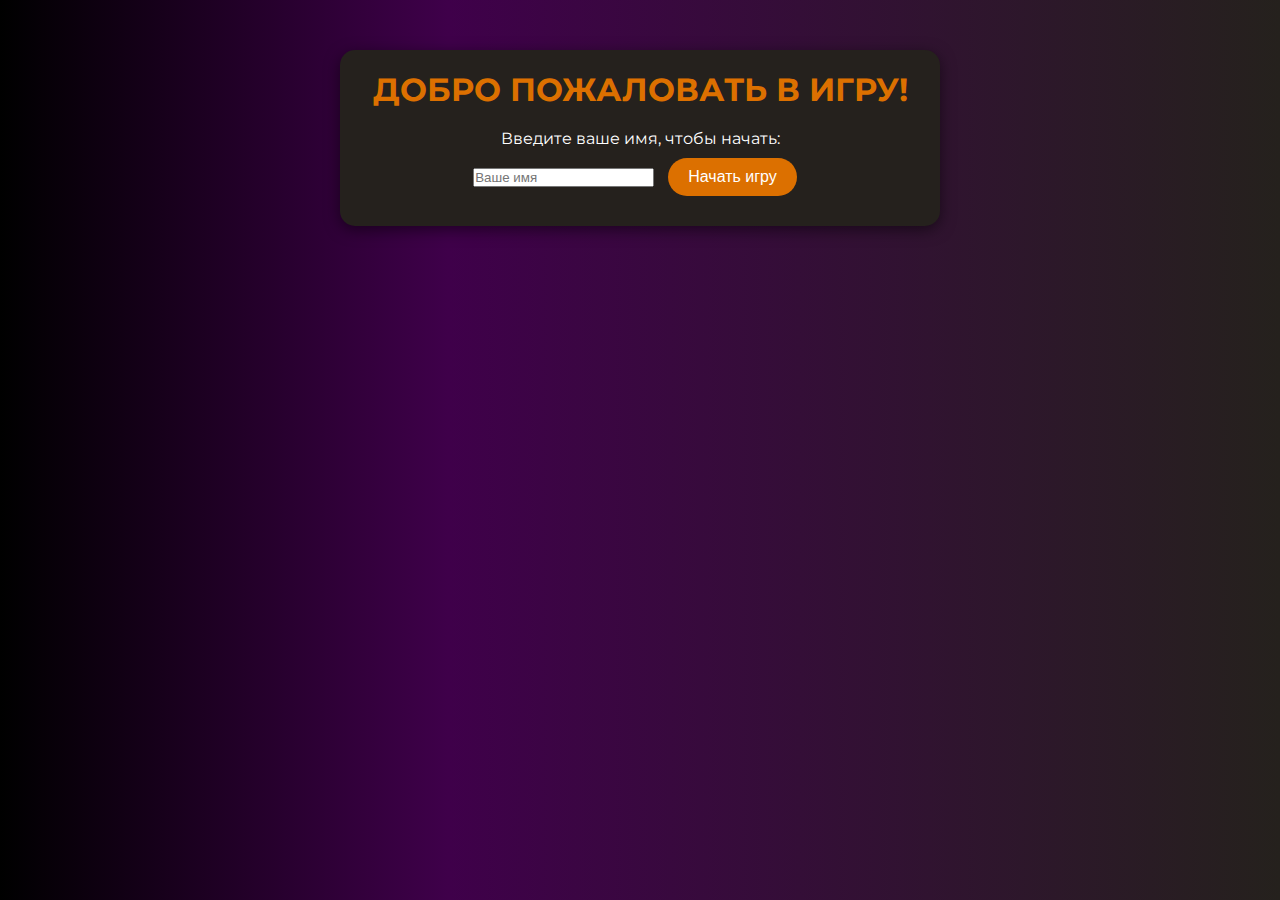
<file: Code/Game_Zelenskaya_Word/index.html>
<!DOCTYPE html>
<html lang="ru">
<head>
    <meta charset="UTF-8">
    <meta name="viewport" content="width=device-width, initial-scale=1.0">
    <title>Game Start</title>
    <link rel="stylesheet" href="css/style.css">
</head>
<body>
    <div class="container">
        <h1>Добро пожаловать в игру!</h1>
        <p>Введите ваше имя, чтобы начать:</p>
        <input type="text" id="player-name" placeholder="Ваше имя">
        <button id="start-btn">Начать игру</button>
    </div>
    <script src="js/main.js" type="module"></script>
</body>
</html>
</file>
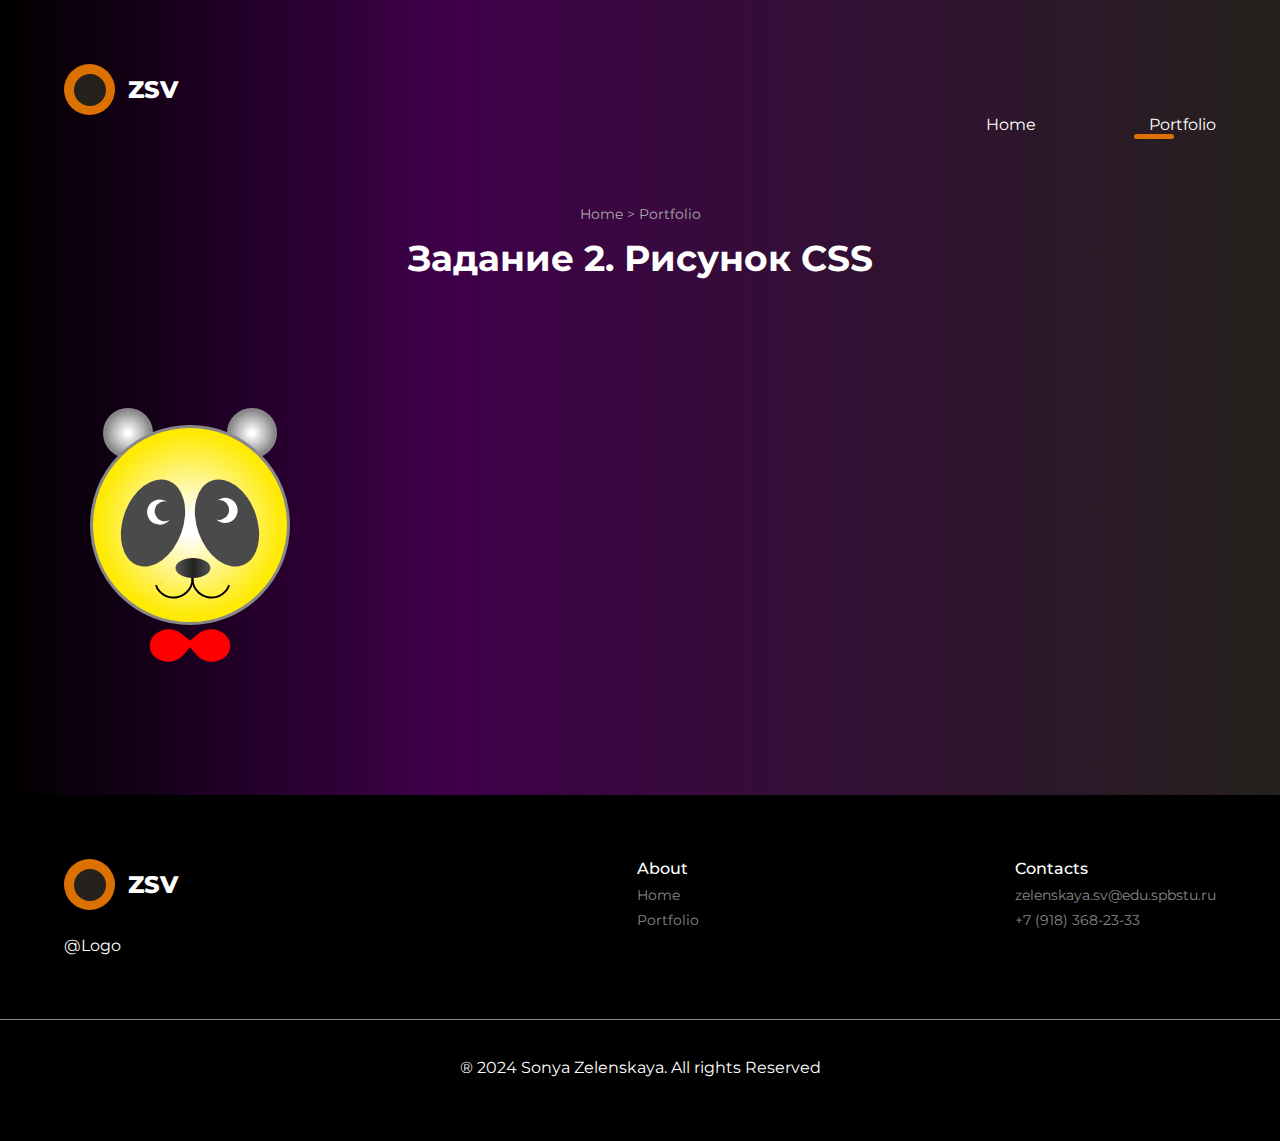
<file: Code/task2.html>
<!DOCTYPE html>
<html lang="ru">
<head>
    <meta charset="UTF-8">
    <meta name="viewport" content="width=device-width, initial-scale=1.0">
    <title>My site</title>
    <link rel="stylesheet" href="css/main.css">
    <script src="js/script.js" defer></script>
    <link rel="stylesheet" href="css/pic.css">
</head>

<body>
    <div class="wrapper">
        <header class="container">
            <div class="logo"> 
                <div class="logo-circle"></div>
                <div class="logo-text">ZSV</div>
            </div>
            <nav>
                <ul>
                    <li><a href="index.html">Home</a></li>
                    <li class="active"><a href="portfolio.html">Portfolio</a></li>           
                </ul>
            </nav>
        </header> 

        <section class="hero-portfolio container">
            <div class="breadcrumb">
                <p><a href="index.html">Home</a> > <a href="portfolio.html">Portfolio</a></p>
            </div>
            <h1>Задание 2. Рисунок CSS</h1>            
            <div class="panda-container">
                <div class="panda left-panda">
                    <div class="ears">
                        <div class="ear left"></div>
                        <div class="ear right"></div>
                    </div>
                    <div class="face">
                        <div class="eye left"></div>
                        <div class="eye right"></div>
                        <div class="nose"></div>
                        <div class="mouth left"></div>
                        <div class="mouth right"></div>
                    </div>
                    <div class="bow left"></div>
                    <div class="bow right"></div>
                </div>
            </div>                     
        </section>            
    </div>

    <footer>
        <div class="blocks container">
            <div>
                <div class="logo"> 
                    <div class="logo-circle"></div>
                    <div class="logo-text">ZSV</div>
                </div>
                <p>@Logo</p>
            </div>
            <div>
                <h4>About</h4>
                <ul>
                    <li><a href="index.html">Home</a></li>
                    <li><a href="portfolio.html">Portfolio</a></li>
                </ul>
            </div>
            <div>
                <h4>Contacts</h4>
                <ul>
                    <li><a href="mailto:zelenskaya.sv@edu.spbstu.ru">zelenskaya.sv@edu.spbstu.ru</a></li>
                    <li><a href="tel:+79183682333">+7 (918) 368-23-33</a></li>
                </ul>
            </div>
        </div>
        <hr>
        <p> ® 2024 Sonya Zelenskaya. All rights Reserved</p>
    </footer>
</body>

</html>
</file>
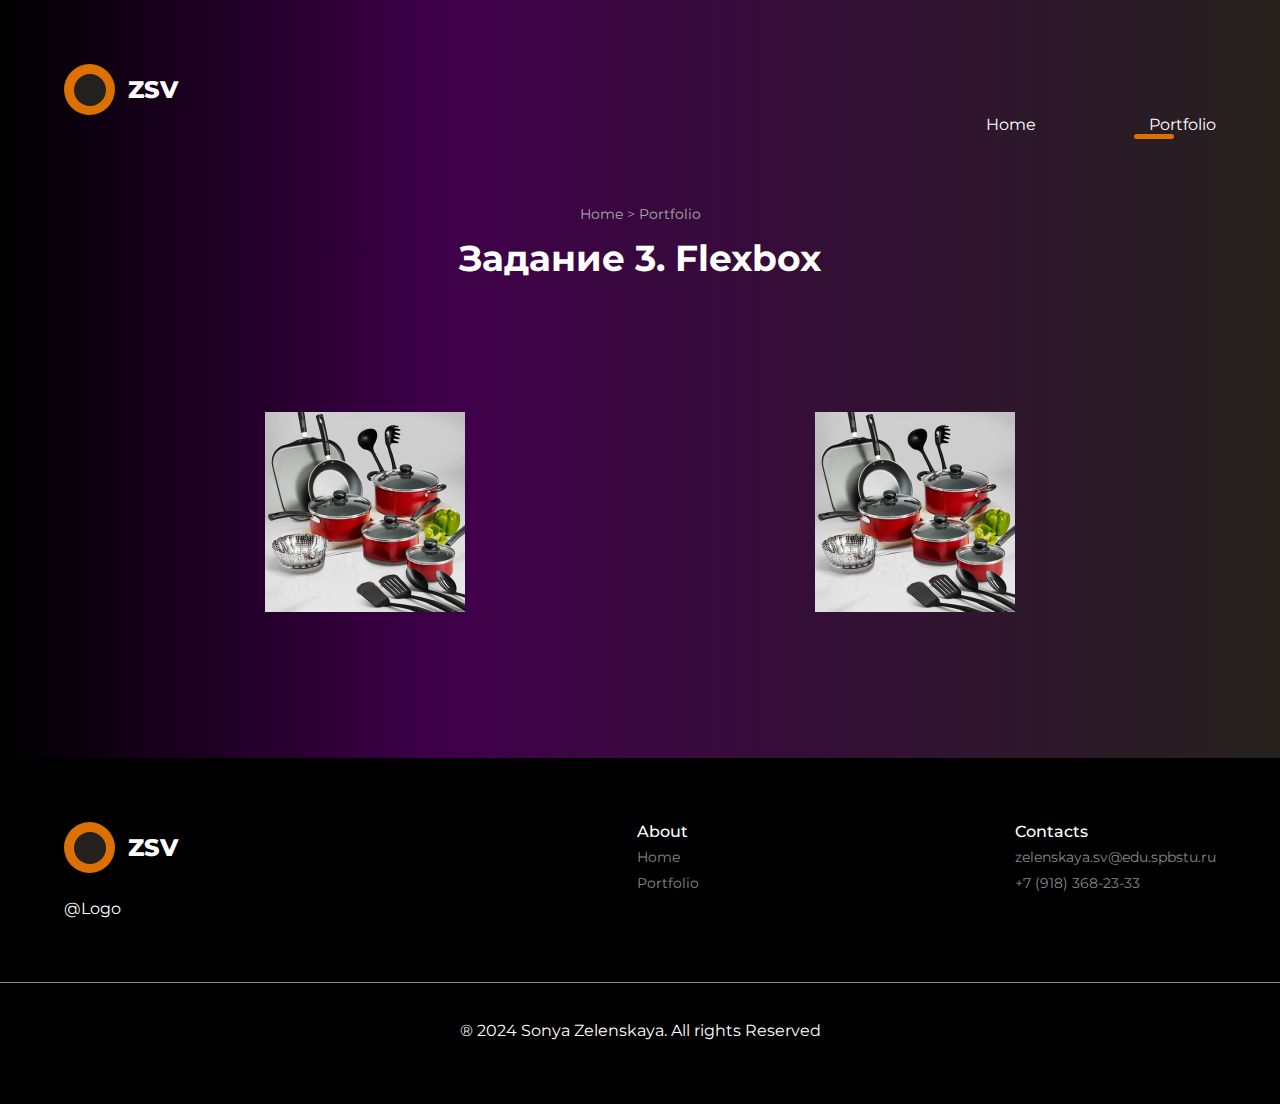
<file: Code/task3.html>
<!DOCTYPE html>
<html lang="ru">
<head>
    <meta charset="UTF-8">
    <meta name="viewport" content="width=device-width, initial-scale=1.0">
    <title>My site</title>
    <link rel="stylesheet" href="css/main.css">
    <script src="js/script.js" defer></script>
    <link rel="stylesheet" href="css/flex.css">
</head>

<body>
    <div class="wrapper">
        <header class="container">
            <div class="logo"> 
                <div class="logo-circle"></div>
                <div class="logo-text">ZSV</div>
            </div>
            <nav>
                <ul>
                    <li><a href="index.html">Home</a></li>
                    <li class="active"><a href="portfolio.html">Portfolio</a></li>           
                </ul>
            </nav>
        </header> 

        <section class="hero-portfolio container">
            <div class="breadcrumb">
                <p><a href="index.html">Home</a> > <a href="portfolio.html">Portfolio</a></p>
            </div>
            <h1>Задание 3. Flexbox</h1>          
            <section class="task-implementation">
                <div class="flexbox-container">
                    <div class="flexbox-item" id="all-states">
                        <img src="img/ware2.jpg" alt="Фоновое изображение" id="defaultImage">
                        <img src="img/ware3.png" alt="Кастрюля" class="hover-effect" id="hoverImage">
                        <img src="img/ware4.png" alt="Крышка" class="lid" id="clickLid">
                        <div class="label">Магазин "Поваренок"</div>
                        <div class="label-2">Жаропрочная посуда</div>
                        <div class="label-3">Эффект тряски</div>
                    </div>
                </div>
                <div class="flexbox-container">
                    <div class="flexbox-item" id="all-states">
                        <img src="img/ware2.jpg" alt="Фоновое изображение" id="defaultImage">
                        <img src="img/ware3.png" alt="Кастрюля" class="hover-effect" id="hoverImage">
                        <img src="img/ware4.png" alt="Крышка" class="lid" id="clickLid">
                        <div class="label">Магазин "Поваренок"</div>
                        <div class="label-2">Жаропрочная посуда</div>
                        <div class="label-3">Эффект тряски</div>
                    </div>
                </div>
            </section>  
                    
        </section>            
    </div>          

    <footer>
        <div class="blocks container">
            <div>
                <div class="logo"> 
                    <div class="logo-circle"></div>
                    <div class="logo-text">ZSV</div>
                </div>
                <p>@Logo</p>
            </div>
            <div>
                <h4>About</h4>
                <ul>
                    <li><a href="index.html">Home</a></li>
                    <li><a href="portfolio.html">Portfolio</a></li>
                </ul>
            </div>
            <div>
                <h4>Contacts</h4>
                <ul>
                    <li><a href="mailto:zelenskaya.sv@edu.spbstu.ru">zelenskaya.sv@edu.spbstu.ru</a></li>
                    <li><a href="tel:+79183682333">+7 (918) 368-23-33</a></li>
                </ul>
            </div>
        </div>
        <hr>
        <p> ® 2024 Sonya Zelenskaya. All rights Reserved</p>
    </footer>
</body>

</html>
</file>
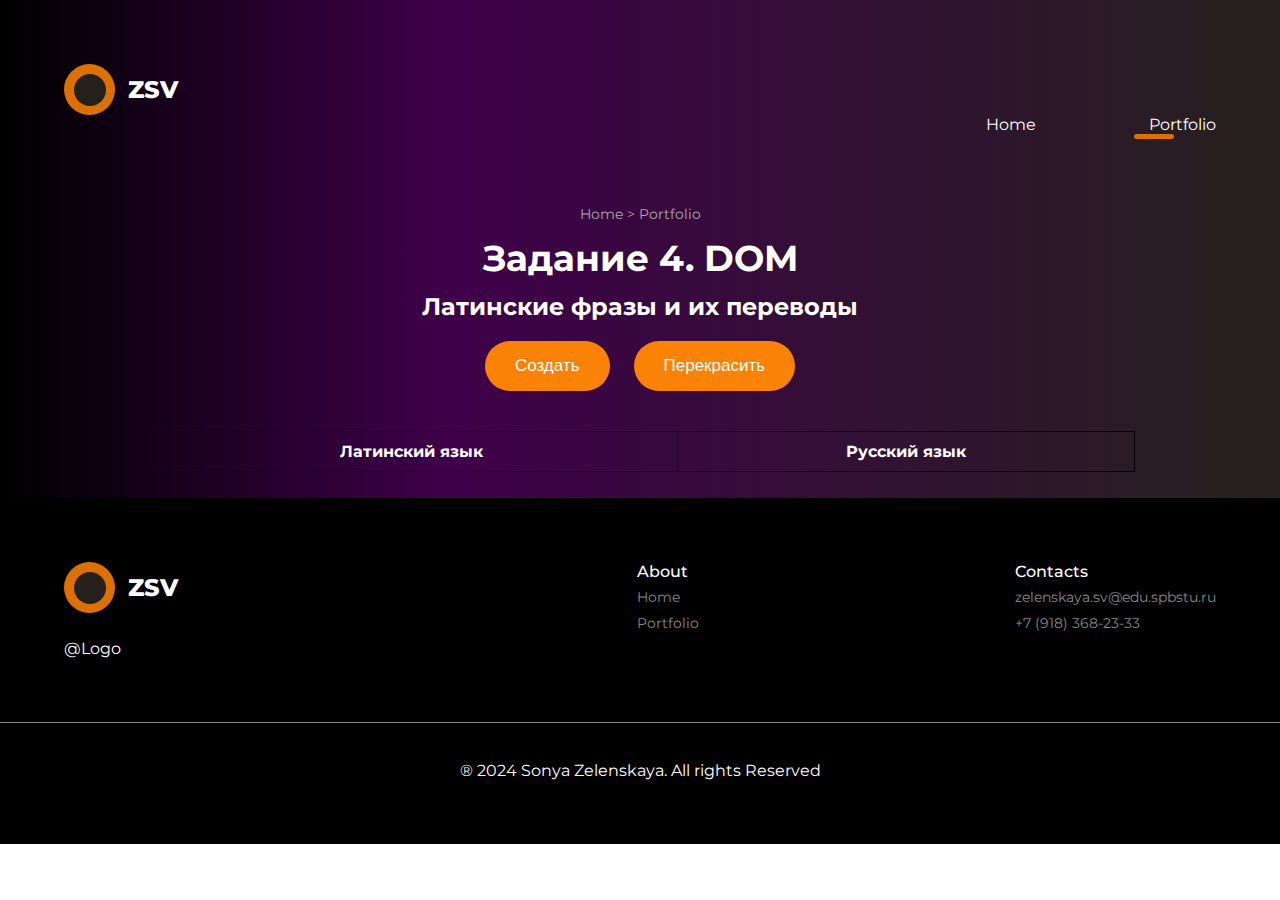
<file: Code/task4.html>
<!DOCTYPE html>
<html lang="ru">
<head>
    <meta charset="UTF-8">
    <meta name="viewport" content="width=device-width, initial-scale=1.0">
    <title>My site</title>
    <link rel="stylesheet" href="css/main.css">
    <script src="js/script.js" defer></script>
    <link rel="stylesheet" href="css/dom.css">
</head>

<body>
    <div class="wrapper">
        <header class="container">
            <div class="logo"> 
                <div class="logo-circle"></div>
                <div class="logo-text">ZSV</div>
            </div>
            <nav>
                <ul>
                    <li><a href="index.html">Home</a></li>
                    <li class="active"><a href="/portfolio.html">Portfolio</a></li>           
                </ul>
            </nav>
        </header> 

        <section class="hero-portfolio container">
            <div class="breadcrumb">
                <p><a href="index.html">Home</a> > <a href="portfolio.html">Portfolio</a></p>
            </div>
            <h1>Задание 4. DOM</h1>            
            <section id="content" class="dom container">
                <h2>Латинские фразы и их переводы</h2>
                <button id="addRowBtn">Создать</button>
                <button id="repaintBtn">Перекрасить</button>
                <table id="phraseTable">
                  <thead>
                    <tr>
                      <th>Латинский язык</th>
                      <th>Русский язык</th>
                    </tr>
                  </thead>
                  <tbody></tbody>
                </table>
              </section>                
        </section>            
    </div>          

    <footer>
        <div class="blocks container">
            <div>
                <div class="logo"> 
                    <div class="logo-circle"></div>
                    <div class="logo-text">ZSV</div>
                </div>
                <p>@Logo</p>
            </div>
            <div>
                <h4>About</h4>
                <ul>
                    <li><a href="index.html">Home</a></li>
                    <li><a href="portfolio.html">Portfolio</a></li>
                </ul>
            </div>
            <div>
                <h4>Contacts</h4>
                <ul>
                    <li><a href="mailto:zelenskaya.sv@edu.spbstu.ru">zelenskaya.sv@edu.spbstu.ru</a></li>
                    <li><a href="tel:+79183682333">+7 (918) 368-23-33</a></li>
                </ul>
            </div>
        </div>
        <hr>
        <p> ® 2024 Sonya Zelenskaya. All rights Reserved</p>
    </footer>
</body>
</html>
</file>
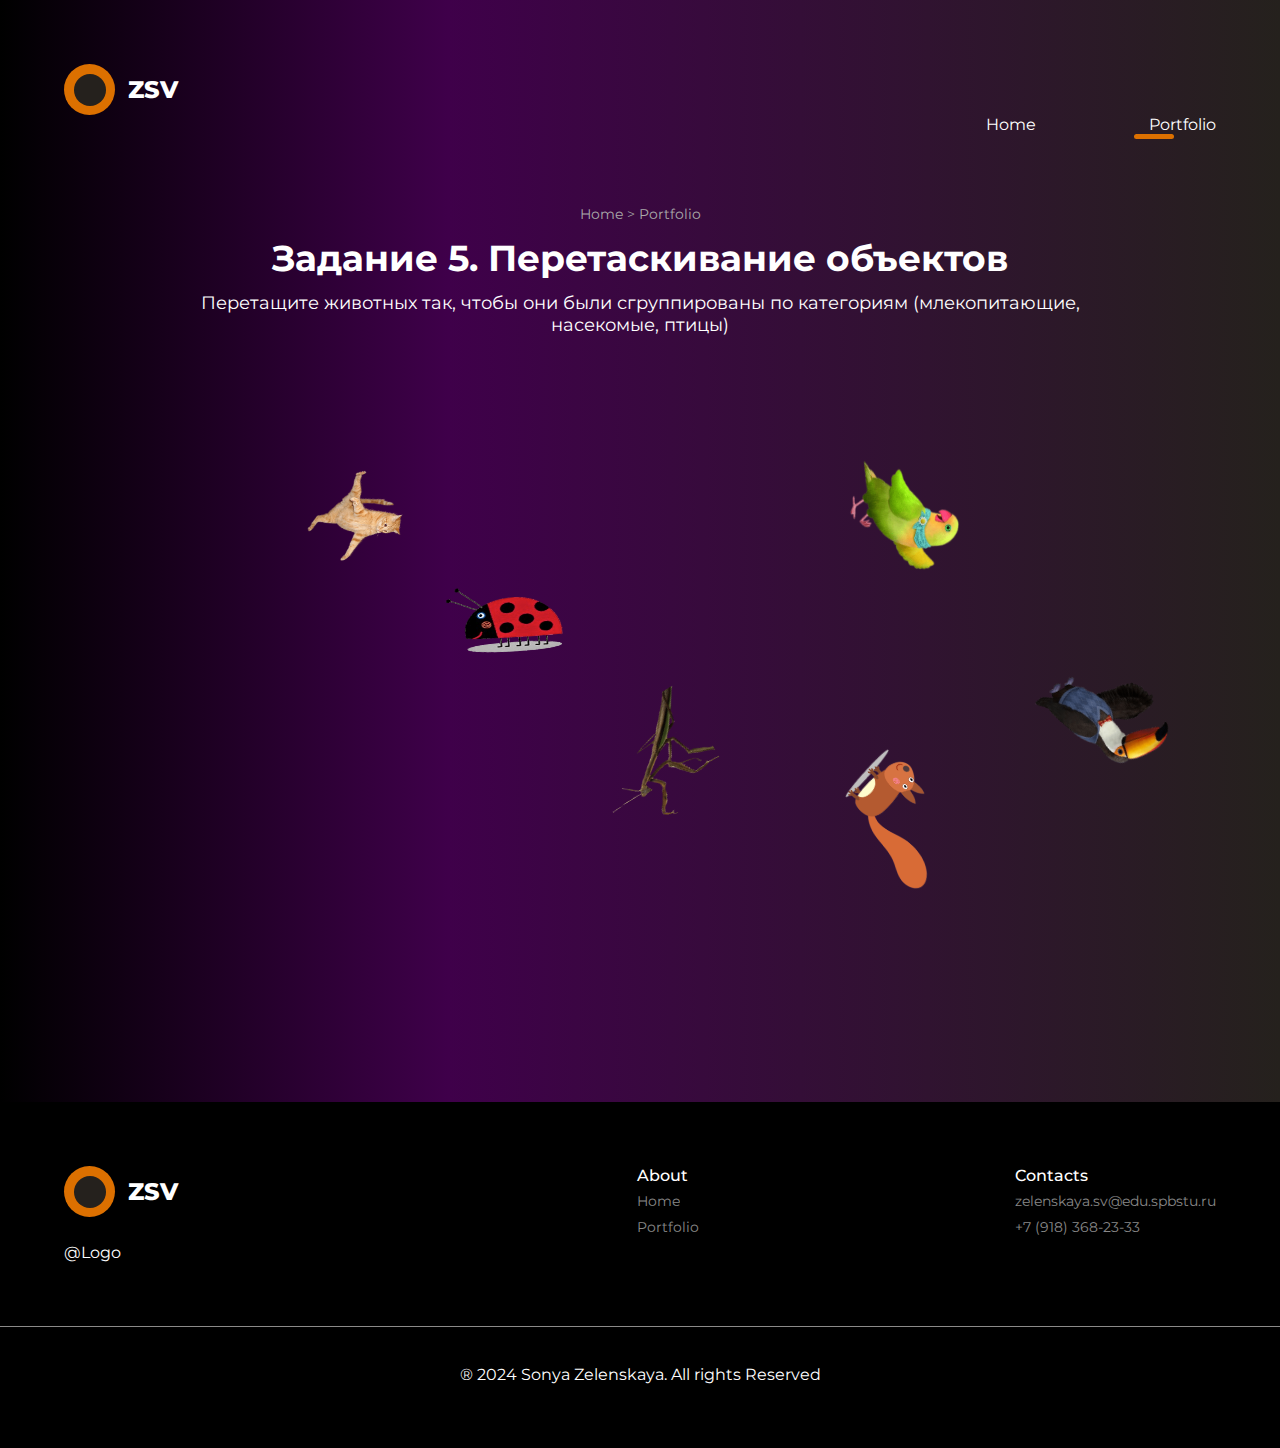
<file: Code/task5.html>
<!DOCTYPE html>
<html lang="ru">
<head>
    <meta charset="UTF-8">
    <meta name="viewport" content="width=device-width, initial-scale=1.0">
    <title>My site</title>
    <link rel="stylesheet" href="css/main.css">
    <script src="js/script.js" defer></script>
    <link rel="stylesheet" href="css/object.css">
</head>

<body>
    <div class="wrapper">
        <header class="container">
            <div class="logo"> 
                <div class="logo-circle"></div>
                <div class="logo-text">ZSV</div>
            </div>
            <nav>
                <ul>
                    <li><a href="index.html">Home</a></li>
                    <li class="active"><a href="portfolio.html">Portfolio</a></li>           
                </ul>
            </nav>
        </header> 
        
        <section class="hero-portfolio container">
            <div class="breadcrumb">
                <p><a href="index.html">Home</a> > <a href="portfolio.html">Portfolio</a></p>
            </div>
            <h1>Задание 5. Перетаскивание объектов</h1>            
            <section class="drag-container container">
                <div class="instructions">
                    <p>Перетащите животных так, чтобы они были сгруппированы по категориям (млекопитающие, насекомые, птицы)</p>
                </div>
                <div class="animals">
                    <img src="img/animal/cat.png" alt="Cat" class="draggable animal" data-category="mammal" style="top: 100px; left: 150px;">
                    <img src="img/animal/ladybug.png" alt="Ladybug" class="draggable animal" data-category="insect" style="top: 200px; left: 300px;">
                    <img src="img/animal/mantis.png" alt="Mantis" class="draggable animal" data-category="insect" style="top: 350px; left: 450px;">
                    <img src="img/animal/squirrel.png" alt="Squirrel" class="draggable animal" data-category="mammal" style="top: 400px; left: 700px;">
                    <img src="img/animal/parrot.png" alt="Parrot" class="draggable animal" data-category="bird" style="top: 100px; left: 700px;">
                    <img src="img/animal/toucan.png" alt="Toucan" class="draggable animal" data-category="bird" style="top: 300px; left: 900px;">
                </div>
            </section>           
        </section>             
    </div>          

    <footer>
        <div class="blocks container">
            <div>
                <div class="logo"> 
                    <div class="logo-circle"></div>
                    <div class="logo-text">ZSV</div>
                </div>
                <p>@Logo</p>
            </div>
            <div>
                <h4>About</h4>
                <ul>
                    <li><a href="index.html">Home</a></li>
                    <li><a href="portfolio.html">Portfolio</a></li>
                </ul>
            </div>
            <div>
                <h4>Contacts</h4>
                <ul>
                    <li><a href="mailto:zelenskaya.sv@edu.spbstu.ru">zelenskaya.sv@edu.spbstu.ru</a></li>
                    <li><a href="tel:+79183682333">+7 (918) 368-23-33</a></li>
                </ul>
            </div>
        </div>
        <hr>
        <p> ® 2024 Sonya Zelenskaya. All rights Reserved</p>
    </footer>
</body>
</html>
</file>
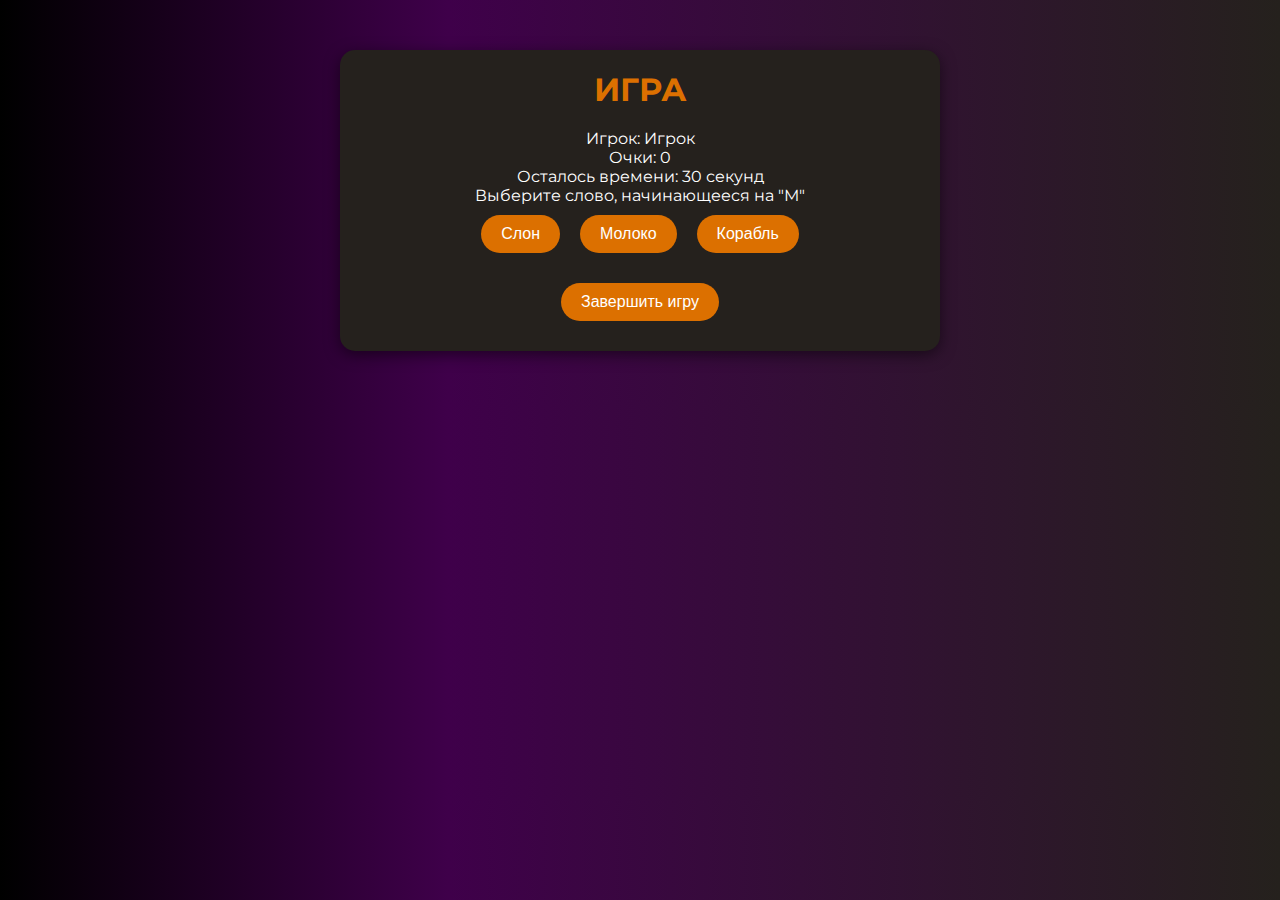
<file: Code/Game_Zelenskaya_Word/game.html>
<!DOCTYPE html>
<html lang="ru">
<head>
    <meta charset="UTF-8">
    <meta name="viewport" content="width=device-width, initial-scale=1.0">
    <title>Game</title>
    <link rel="stylesheet" href="css/style.css">
</head>
<body>
    <div class="container">
        <h1>Игра</h1>
        <div id="game-info">
            <p>Игрок: <span id="player-name"></span></p>
            <p>Очки: <span id="player-score">0</span></p>
            <p id="timer">Осталось времени: 30 секунд</p> 
        </div>
               
        <div id="question-container">
            <p id="question">Загрузка вопроса...</p>
            <div id="answers"></div>
        </div>
        <button id="end-game-btn">Завершить игру</button>
    </div>
    <script src="js/main.js" type="module"></script>
</body>
</html>
</file>
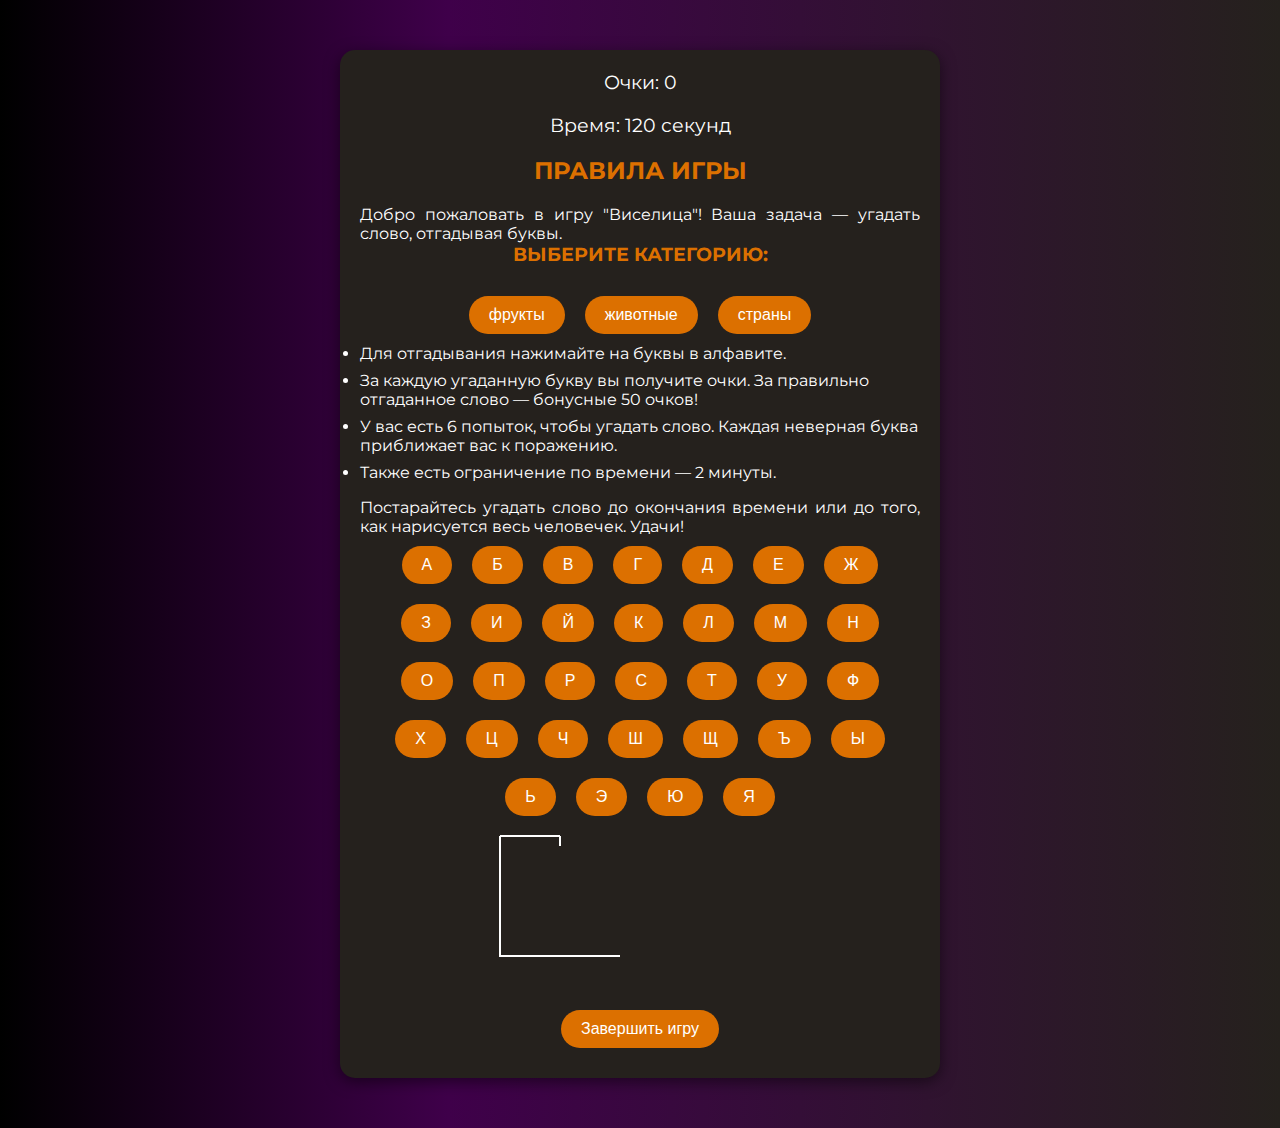
<file: Code/Game_Zelenskaya_Word/hungman.html>
<!DOCTYPE html>
<html lang="ru">
  <head>
    <meta name="viewport" content="width=device-width, initial-scale=1.0" />
    <title>Hangman</title>
    <link rel="stylesheet" href="css/style.css" />
    <link rel="stylesheet" href="css/hungman.css">
  </head>
  <body>
    <div class="container">
      <div id="rules" class="rules">
        <h2>Правила игры</h2>
        <p>
          Добро пожаловать в игру "Виселица"! Ваша задача — угадать слово, отгадывая буквы.
        </p>
        <ul>
          <div id="options-container"></div>
          <li>Для отгадывания нажимайте на буквы в алфавите.</li>
          <li>За каждую угаданную букву вы получите очки. За правильно отгаданное слово — бонусные 50 очков!</li>
          <li>У вас есть 6 попыток, чтобы угадать слово. Каждая неверная буква приближает вас к поражению.</li>
          <li>Также есть ограничение по времени — 2 минуты.</li>
        </ul>
        <p>
          Постарайтесь угадать слово до окончания времени или до того, как нарисуется весь человечек. Удачи!
        </p>
      </div>
      
      <div id="letter-container" class="letter-container hide"></div>
      <div id="user-input-section"></div>
      <canvas id="canvas"></canvas>
      <div id="timer"></div>
      <div id="score"></div>
      <div id="result-text"></div>
      <button id="end-game-btn">Завершить игру</button>
    </div>
    <script src="js/hungman.js"></script>
  </body>
</html>
</file>
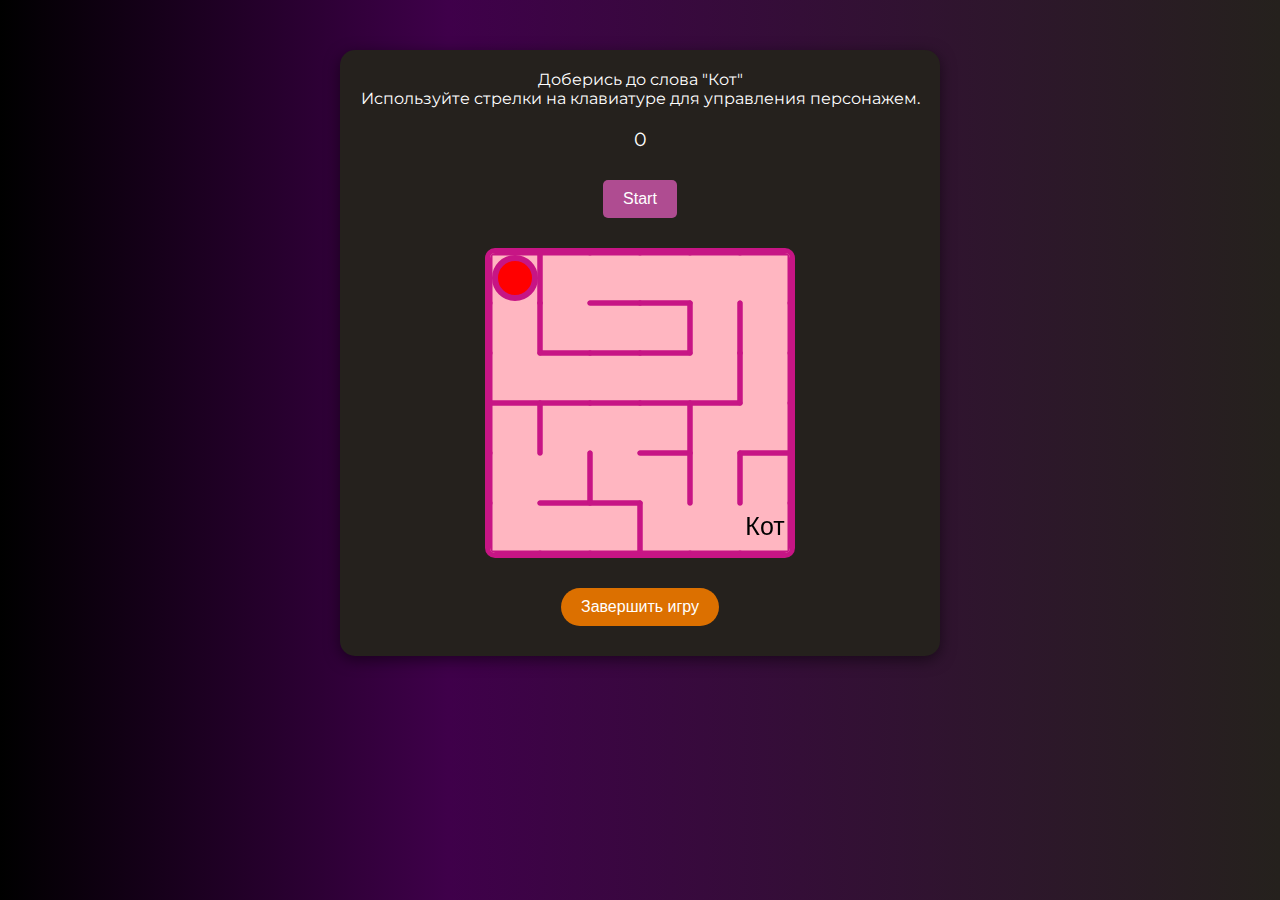
<file: Code/Game_Zelenskaya_Word/maze.html>
<!DOCTYPE html>
<html lang="en">

<head>
    <meta charset="UTF-8">
    <link rel="stylesheet" href="css/maze.css">
    <link rel="stylesheet" href="css/style.css">
    <title>Maze Game</title>
</head>
<body>
    <div class="container">
        <div id="description">Доберись до слова "Кот"</div>
        <div id="description">Используйте стрелки на клавиатуре для управления персонажем.</div>
        <div id="timer"></div>
        <div id="score"></div>
        <button class="startbtn">Start</button>
        <div class="msgbox"></div>
        <div id="timer"></div>
        <div id="score"></div>
        <canvas id="mazeCanvas"  height="300px" width="300px"> </canvas>
        <button id="end-game-btn">Завершить игру</button>
    </div> 
    <script src="js/maze.js"></script>
</body>

</html>
</file>
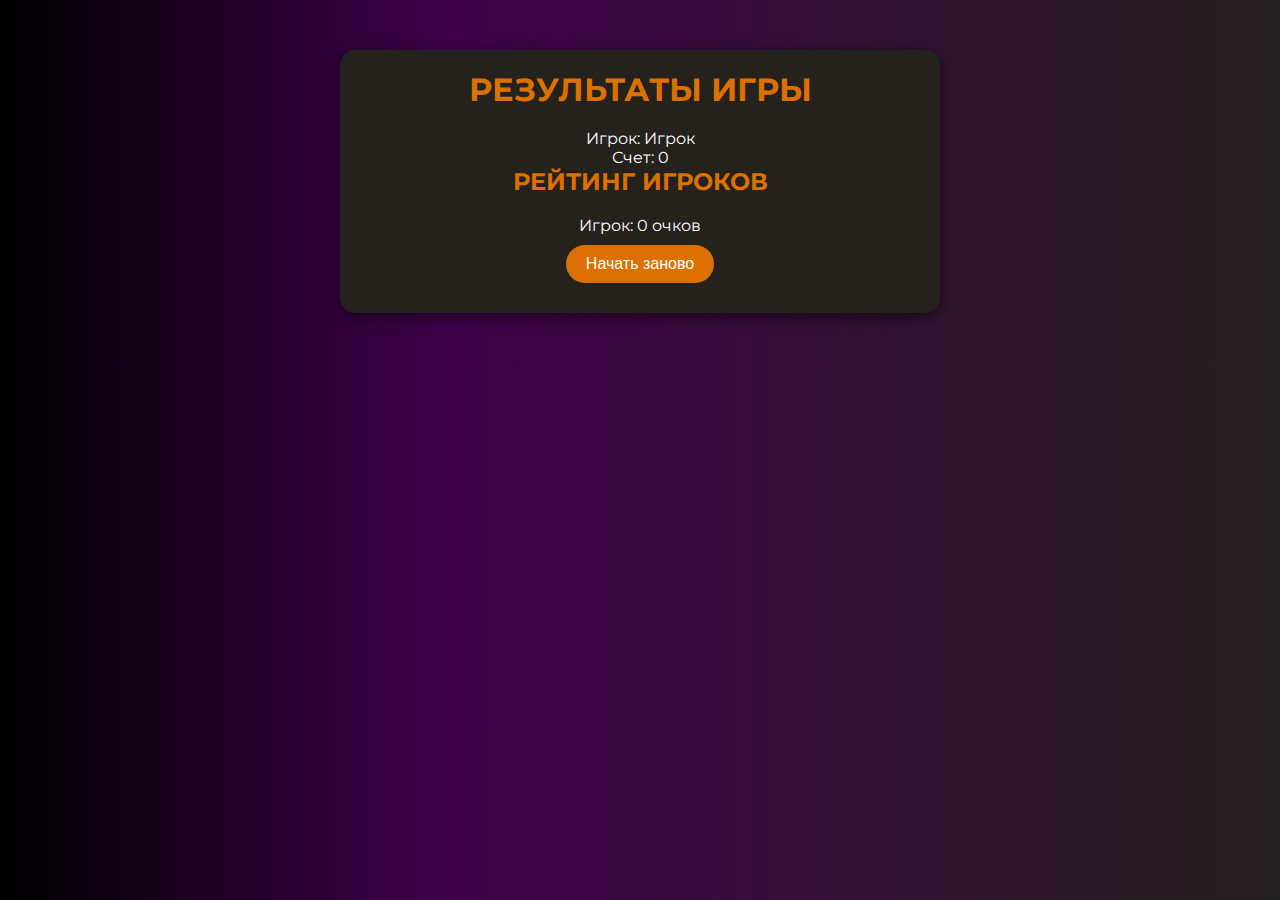
<file: Code/Game_Zelenskaya_Word/score.html>
<!DOCTYPE html>
<html lang="ru">
<head>
    <meta charset="UTF-8">
    <meta name="viewport" content="width=device-width, initial-scale=1.0">
    <title>Score</title>
    <link rel="stylesheet" href="css/style.css">
</head>
<body>
    <div class="container">
        <h1>Результаты игры</h1>
        <div id="current-result">
            <p>Игрок: <span id="current-player-name"></span></p>
            <p>Счет: <span id="current-player-score"></span></p>
        </div>
        <h2>Рейтинг игроков</h2>
        <div id="score-board">
            <ul id="players-list"></ul>
        </div>
        <button id="restart-btn">Начать заново</button>
    </div>
    <script src="js/main.js" type="module"></script>
</body>
</html>
</file>
<file: Code/Game_Zelenskaya_Word/css/style.css>
@import url('https://fonts.googleapis.com/css2?family=Montserrat:ital,wght@0,100..900;1,100..900&display=swap');

* {
    margin: 0;
    padding: 0;
    box-sizing: border-box;
}

body {
    font-family: "Montserrat", sans-serif;
    text-align: center;
    background: linear-gradient(90deg, #000000 0%, #3F004A 35%, #25211D 100%);
    color: white;
    margin: 0;
    padding: 0;
    font-size: 1rem;
}

.container {
    max-width: 600px;
    margin: 50px auto;
    padding: 20px;
    background: #25211D;
    border-radius: 15px;
    box-shadow: 0 4px 15px rgba(0, 0, 0, 0.5);
}

h1, h2, h3 {
    font-weight: 700;
    margin-bottom: 20px;
    text-transform: uppercase;
    color: #DC7000; /* акцентный цвет */
}

button {
    background-color: #DC7000;
    color: white;
    border: none;
    padding: 10px 20px;
    margin: 10px;
    cursor: pointer;
    border-radius: 50px;
    font-size: 1rem;
    font-weight: 500;
    transition: all 0.3s ease;
}

button:hover {
    transform: scale(1.1);
    background-color: #FA8305;
}

#message {
    font-weight: bold;
    color: #FF6B6B;
    margin-top: 10px;
    font-size: 1.2rem;
}

.draggable {
    display: inline-block;
    padding: 10px;
    margin: 5px;
    background-color: #DC7000;
    color: white;
    border-radius: 10px;
    font-weight: bold;
    font-size: 1rem;
    cursor: grab;
    transition: all 0.3s ease;
    text-transform: uppercase;
}

.draggable:hover {
    background-color: #FA8305;
}

.draggable:active {
    cursor: grabbing;
}

.drop-zone {
    display: inline-block;
    width: 40px;
    height: 40px;
    margin: 0 10px;
    border: 2px dashed #FFFFFF;
    border-radius: 10px;
    line-height: 40px;
    text-align: center;
    color: white;
    font-weight: bold;
    font-size: 1.2rem;
    background-color: rgba(255, 255, 255, 0.1);
    transition: all 0.3s ease;
}

.drop-zone:hover {
    background-color: rgba(255, 255, 255, 0.2);
    border-color: #FA8305;
}

#players-list {
    list-style-type: none; 
    padding: 0;           
    margin: 0;            
}

/* Адаптивность */
@media (max-width: 768px) {
    .container {
        width: 90%;
        margin: 20px auto;
        padding: 15px;
    }

    button {
        padding: 8px 16px;
        font-size: 0.9rem;
    }

    .draggable {
        font-size: 0.9rem;
        padding: 8px;
    }

    .drop-zone {
        width: 30px;
        height: 30px;
        font-size: 1rem;
    }
}
</file>
<file: Code/css/main.css>
@import url('https://fonts.googleapis.com/css2?family=Montserrat:ital,wght@0,100..900;1,100..900&display=swap');

* {
    margin: 0;
    padding: 0;
    box-sizing: border-box;
}

body {
    font-family: "Montserrat", serif;
    font-weight: 400;
    color: white;
    font-size: 1rem; 
}

a {
    text-decoration: none;
    color: inherit;
}

img {
    max-width: 100%;
    height: auto;
}

.wrapper {
    background: linear-gradient(90deg, #000000 0%, #3F004A 35%, #25211D 100%);
    width: 100%;
}

.container {
    width: 90%; 
    max-width: 1200px; 
    margin: 0 auto;
}

header {
    padding: 5vw 0; 
}

.projects .images img:hover,
.hero-first img:hover,
.hero-second img:hover,
.hero-third img:hover,
.hero-fourth img:hover,
.hero-fifth img:hover {
    transform: scale(1.05);
    transition: transform 0.3s ease;
}

/* Логотип */
.logo {
    display: flex;
    align-items: center;
    font-family: "Montserrat", sans-serif;
    color: #FFFFFF;
    font-weight: bold;
    font-size: 1.25rem; 
}

.logo-circle {
    width: 4vw;
    height: 4vw;
    background-color: #DC7000; 
    border-radius: 50%;
    margin-right: 1vw;
    display: flex;
    align-items: center;
    justify-content: center;
    position: relative;
}

.logo-circle::before {
    content: '';
    width: 2.5vw;
    height: 2.5vw;
    background-color: #25211D; 
    border-radius: 50%;
    position: absolute;
}

.logo-text {
    text-transform: uppercase;
    font-size: 1.5rem;
    font-weight: 800;
}

/* Навигация */
header nav {
    float: right;
    width: 20%;
}

header nav ul {
    list-style: none;
    display: flex;
    justify-content: space-between;
    z-index: 2;
    position: relative;
}

header nav ul li {
    display: inline-block;
}

header nav ul li a {
    color: white;
}

header nav ul li.active::after {
    content: '';
    display: block;
    width: 40px;
    height: 5px;
    background: #DC7000;
    border-radius: 10px;
    position: relative;
    left: -15px;
}

header nav ul li:not(.active) a:hover {
    border-bottom: 5px solid #DC7000;
}

/* Home */
.hero {
    padding-bottom: 10vw;
    position: relative;
    z-index: 1;
}

.hero--info {
    width: 35vw;
    padding-top: 7vw;
}

.hero--info h1 {
    font-size: 3rem;
    font-weight: 600;
}

.hero--info p {
    font-weight: 500;
    line-height: 170%;
    margin: 3vw 0;
}

.hero img {
    position: absolute;
    top: -25vw;
    right: -100px;
    z-index: -1;
}

.banner {
    padding: 3vw 0;
}

.banner img {
    width: 100%;
    margin-bottom: 3vw;
}

.projects {
    padding: 5vw 0;
}

.projects h3 {
    font-size: 2rem;
    text-align: center;
}

.projects p {
    margin: 4vw 0;
    text-align: center;
}

.projects .images {
    display: flex;
    justify-content: space-around;
    margin-bottom: 2vw;
}

.projects .see-all {
    color: white;
    background: #25211D;
    border-radius: 15px;
    padding: 12px 23px;
    display: block;
    transition: all 500ms ease;
    width: 70px;
    text-align: center;
    margin: 0 auto;
}

.projects .see-all:hover {
    transform: scale(1.1);
}

/* Portfolio */
.hero-portfolio {
    color: #FFFFFF;
    padding: 2vw 2vw;
    text-align: center;
}

.hero-portfolio .breadcrumb {
    color: #AAAAAA;
    font-size: 0.875rem;
    margin-bottom: 1vw;
}

.hero-portfolio h1 {
    font-size: 2.25rem;
    margin-bottom: 1vw;
    font-weight: 700;
}

.hero-portfolio .all-assignments {
    color: #DDDDDD;
    font-size: 1rem;
    margin-top: 1vw;
}

.hero-first, .hero-second, .hero-third, .hero-fourth, .hero-fifth {
    display: flex;
    justify-content: space-between;
    padding: 2vw 0;
}

.hero-first .info, .hero-second .info, .hero-third .info, .hero-fourth .info, .hero-fifth .info {
    width: 40vw;
    padding: 5vw 0;
}

.hero-first .info h1, .hero-second .info h1, .hero-third .info h1, .hero-fourth .info h1, .hero-fifth .info h1 {
    margin-bottom: 2vw;
    font-size: 2rem;
}

.hero-first .info .btn, .hero-second .info .btn, .hero-third .info .btn, .hero-fourth .info .btn, .hero-fifth .info .btn {
    background: #FA8305;
    color: #FFFFFF;
    border-radius: 50px;
    padding: 2vw 4vw;
    border: 0;
    transition: all 500ms ease;
    font-size: 1rem;
    margin-top: 2vw;
}

.hero-first .info .btn:hover, .hero-second .info .btn:hover, .hero-third .info .btn:hover, .hero-fourth .info .btn:hover, .hero-fifth .info .btn:hover {
    cursor: pointer;
    transform: scale(1.1);
}

/* Footer */
footer {
    background: black;
    padding: 5vw 0;
}

footer .blocks {
    display: flex;
    justify-content: space-between;
}

footer .blocks p {
    width: 20vw;
    margin: 2vw 0;
}

footer .blocks h4 {
    font-weight: 500;
    font-size: 1rem;
}

footer .blocks ul {
    list-style: none;
}

footer .blocks ul li {
    margin-top: 0.5vw;
    opacity: 0.8;
}

footer hr {
    margin: 3vw 0;
    border: 0;
    height: 0.6px;
    background: #8b8a89;
}

footer > p {
    text-align: center;
}

footer a {
    color: #AAAAAA;
    font-size: 0.875rem;
}

footer a:hover {
    color: #FFFFFF;
    transition: color 0.3s ease;
}

/* Адаптация для устройств с экраном до 1024px */
@media (max-width: 1024px) {
    .projects .images {
        display: flex;
        flex-direction: column;
        align-items: center;
    }

    .projects .images img {
        transform: scale(0.8); 
        margin-bottom: 10px; 
    }

    header nav {
        width: 25%; 
    }

    header nav ul li a {
        font-size: 14px; 
    }

    .hero--info h1 {
        font-size: 30px; 
    }

    .hero img {
        max-width: 60%; 
        position: absolute;
        top: -200px;
        right: 0;
    }

    .hero-first .info h1,
    .hero-second .info h1,
    .hero-third .info h1,
    .hero-fourth .info h1,
    .hero-fifth .info h1 {
        font-size: 20px; 
    }

    .hero-first .info p,
    .hero-second .info p,
    .hero-third .info p,
    .hero-fourth .info p,
    .hero-fifth .info p {
        font-size: 14px; 
    }

    .hero-first img,
    .hero-second img,
    .hero-third img,
    .hero-fourth img,
    .hero-fifth img {
        max-width: 50%; 
        height: auto;
    }
}

/* Адаптация для устройств с экраном до 768px */
@media (max-width: 768px) {
    .projects .images {
        display: flex;
        flex-direction: column;
        align-items: center;
    }

    .projects .images img {
        transform: scale(0.8); 
        margin-bottom: 10px;
    }

    .hero--info h1 {
        font-size: 24px; 
    }

    .hero img {
        max-width: 50%; 
    }

    .hero-first .info h1,
    .hero-second .info h1,
    .hero-third .info h1,
    .hero-fourth .info h1,
    .hero-fifth .info h1 {
        font-size: 18px; 
    }

    .hero-first .info p,
    .hero-second .info p,
    .hero-third .info p,
    .hero-fourth .info p,
    .hero-fifth .info p {
        font-size: 12px; 
    }

    .hero-first img,
    .hero-second img,
    .hero-third img,
    .hero-fourth img,
    .hero-fifth img {
        max-width: 50%;
    }

    footer .blocks {
        flex-direction: column;
        align-items: center;
    }

    footer .blocks p {
        width: 100%;
        margin-bottom: 2vw;
    }
}

/* Адаптация для устройств с экраном до 480px */
@media (max-width: 480px) {
    .projects .images {
        display: flex;
        flex-direction: column;
        align-items: center;
    }

    .projects .images img {
        transform: scale(0.75); 
        margin-bottom: 10px; 
    }

    .hero--info h1 {
        font-size: 20px; 
    }

    .hero img {
        max-width: 50%; 
    }

    .hero-first .info h1,
    .hero-second .info h1,
    .hero-third .info h1,
    .hero-fourth .info h1,
    .hero-fifth .info h1 {
        font-size: 16px; 
    }

    .hero-first .info p,
    .hero-second .info p,
    .hero-third .info p,
    .hero-fourth .info p,
    .hero-fifth .info p {
        font-size: 10px; 
    }

    .hero-first img,
    .hero-second img,
    .hero-third img,
    .hero-fourth img,
    .hero-fifth img {
        max-width: 40%; 
    }

    footer .blocks {
        flex-direction: column;
        align-items: center;
    }

    footer .blocks p {
        width: 100%;
        margin-bottom: 2vw;
    }

    footer .blocks h4,
    footer .blocks ul li {
        font-size: 12px; 
    }

    footer hr {
        margin: 2vw 0;
    }

    footer a {
        font-size: 0.75rem;
    }
}
</file>
<file: Code/css/pic.css>
.panda-container {
  display: flex; 
  justify-content: space-between; 
  align-items: center; 
  height: 50vh; 
  margin: 20px auto; 
  position: relative;
  z-index: 0;
}

.panda {
  position: relative;
  width: 200px;
  height: 200px;
  background: rgb(255,255,255);
  background: radial-gradient(circle, rgba(255,255,255,1) 7%, rgba(255,234,0,1) 68%);
  border-radius: 50%;
  border: 3px solid #888;
}

/* Уши */
.ears .ear {
  position: absolute;
  width: 50px;
  height: 50px;
  background: rgb(255,255,255);
  background: radial-gradient(circle, rgba(255,255,255,1) 7%, rgba(136,136,136,1) 74%);
  border-radius: 50%;
  top: -20px;
  z-index: -1;
  border: 3px solid #888888;
}

.ears .ear.left {
  left: 10px;
}

.ears .ear.right {
  right: 10px;
}

/* Глаза */
.face .eye {
  position: absolute;
  width: 60px;
  height: 90px;
  background: #4a4a4a;
  border-radius: 50%;
  top: 50px;
}

.face .eye.left {
  left: 30px;
  transform: rotate(20deg);
}

.face .eye.right {
  right: 30px;
  transform: rotate(-20deg);
}

.face .eye::before {
  content: '';
  position: absolute;
  width: 25px;
  height: 25px;
  background: white;
  border-radius: 50%;
  top: 20px;
  left: 20px;
}

.face .eye.left::after {
  content: '';
  position: absolute;
  width: 20px;
  height: 20px;
  background: #4a4a4a;
  border-radius: 50%;
  top: 20px; 
  left: 27px;
}

.face .eye.right::after {
  content: '';
  position: absolute;
  width: 20px;
  height: 20px;
  background: #4a4a4a;
  border-radius: 50%;
  top: 20px; 
  left: 17px;
}

/* Нос */
.face .nose {
  position: absolute;
  width: 35px;
  height: 20px;
  background: rgb(88,87,88);
  background: linear-gradient(90deg, rgba(88,87,88,1) 0%, rgba(34,33,33,1) 52%, rgba(88,87,88,1) 100%);
  border-radius: 50%;
  top: 130px;
  left: 100px;
  transform: translateX(-50%);
  z-index: 1;
}

/* Рот */
.face .mouth.left {
  position: absolute;
  width: 40px;
  height: 20px;
  border: 2px solid black;
  border-top: none;
  border-radius: 0 0 80px 80px;
  top: 150px;
  left: 33%;
  transform: rotate(-20deg);
}

.face .mouth.right {
  position: absolute;
  width: 40px;
  height: 20px;
  border: 2px solid black;
  border-top: none;
  border-radius: 0 0 80px 80px;
  top: 150px;
  left: 49%;
  transform: rotate(20deg);
}


/* Бабочка */
.bow {
  position: absolute;
  width: 35px;
  aspect-ratio: 1;
  background: red;
  border-radius: 0 70% 50% 70%;
}

.bow.left {
  top: 200px;
  left: 58px;
  transform: rotate(130deg);
}

.bow.right {
  top: 200px;
  right: 58px;
  transform: rotate(-40deg);
}
</file>
<file: Code/css/flex.css>
.flexbox-container {
    display: flex; 
    justify-content: center; 
    align-items: center; 
    height: 400px; 
    margin: 20px auto; 
}

.task-implementation {
    display: flex;
    flex-direction: row;
  }

.flexbox-item {
    position: relative;
    width: 200px;
    height: 200px;
}

#defaultImage {
    position: absolute;
    top: 0;
    left: 0;
    width: 100%;
    height: 100%;
    object-fit: cover;
    z-index: 1;
}

#hoverImage {
    position: absolute;
    top: 0;
    left: 0;
    width: 100%;
    height: 100%;
    object-fit: cover;
    opacity: 0;
    transform: scale(0.5);
    transition: opacity 1.5s ease, transform 1.5s ease;
    z-index: 2;
}

.flexbox-item:hover #hoverImage {
    opacity: 1;
    transform: scale(0.9);
}

.label {
    position: absolute;
    top: 3px;
    right: 5px;
    color: black;
    font-size: 12px;
    font-weight: bold;
    opacity: 0;
    transition: opacity 1.5s ease;
    z-index: 3;
}

.flexbox-item:hover .label,
.flexbox-item:hover .label-2 {
    opacity: 1;
}

.label-2 {
    position: absolute;
    top: 50%;
    left: -25%;
    transform: rotate(-90deg);
    color: red;
    font-size: 12px;
    font-weight: bold;
    z-index: 4;
    opacity: 0;
}

#all-states:active .label-2 {
    opacity: 1;
}

.lid {
    position: absolute;
    top: 13%;
    left: 55px;
    width: 130px;
    transform-origin: bottom center;
    transform: rotate(-30deg);
    z-index: 3;
    transition: opacity 0.2s ease-in-out;
    opacity: 0;
}

.lid:active {
    opacity: 1;
    animation: openCloseLid 0.6s infinite;
}

@keyframes openCloseLid {

    0%, 100% { transform: rotate(-30deg);}
    50% { transform: rotate(0deg);}
}

#shake-section {
    animation: shakeEffect 0.5s infinite;
}

@keyframes shakeEffect {
    0%, 100% { transform: translateX(0); }
    25% { transform: translateX(-5px); }
    50% { transform: translateX(5px); }
    75% { transform: translateX(-5px); }
}

#all-states:active {
    animation: shakeEffect 0.5s infinite;
}
</file>
<file: Code/css/dom.css>
/* Таблица */
#phraseTable {
    width: 100%;
    border-collapse: collapse;
    margin-top: 20px;
    text-align: center;
  }
  

  #phraseTable th, #phraseTable td {
    border: 1px solid black;
    padding: 10px;
  }
  
  .class1 {
    background-color: #d3c2e5; 
    color: #000000;
  }
  
  .class2 {
    background-color: #fce1c1; 
    color: #000000;
  }
  
  .bold-text {
    font-weight: bold;
  }
  
  /* Кнопки */
button {
    background: #FA8305;
    color: #FFFFFF;
    border-radius: 50px;
    padding: 15px 30px;
    border: 0;
    transition: all 500ms ease;
    font-size: 17px;
    margin: 20px 10px;
    cursor: pointer;
  }
  
  button:hover {
    transform: scale(1.1);
  }
</file>
<file: Code/css/object.css>
.animals {
    position: relative;
    width: 100%;
    height: 80vh;
}

.draggable {
    position: absolute;
    width: 120px;
    height: 120px;
    cursor: grab;
    transition: transform 0.2s ease;
    user-select: none;
}

.draggable:active {
    cursor: grabbing;
}

.instructions {
    text-align: center;
    margin-bottom: 20px;
    font-size: 18px;
}

.correct {
    animation: success 2s ease-out forwards;
}

@keyframes success {
    0% {
        transform: scale(1);
        opacity: 1;
    }
    50% {
        transform: scale(1.2);
        opacity: 0.8;
    }
    100% {
        transform: scale(1);
        opacity: 1;
    }
}
</file>
<file: Code/Game_Zelenskaya_Word/css/hungman.css>
#timer, #score {
    text-align: center;
    font-size: 1.2em;
    margin-bottom: 1em;
  }
  
/* Грустная анимация */
@keyframes sadFadeOut {
  0% {
    opacity: 1;
    transform: translateY(0);
  }
  50% {
    opacity: 0.5;
    transform: translateY(10px);
  }
  100% {
    opacity: 0;
    transform: translateY(50px);
  }
}

@keyframes shake {
  0%, 100% {
    transform: translateX(0);
  }
  25% {
    transform: translateX(-5px);
  }
  50% {
    transform: translateX(5px);
  }
  75% {
    transform: translateX(-5px);
  }
}

.lose-animation {
  animation: shake 0.5s ease-in-out, sadFadeOut 2s ease-out 1s forwards;
}

/* Веселая анимация */
@keyframes happyBounce {
  0%, 100% {
    transform: translateY(0);
  }
  50% {
    transform: translateY(-20px);
  }
}

@keyframes glow {
  0%, 100% {
    text-shadow: 0 0 5px #fff, 0 0 10px #8c52ff, 0 0 20px #8c52ff;
  }
  50% {
    text-shadow: 0 0 10px #fff, 0 0 20px #8c52ff, 0 0 30px #8c52ff;
  }
}

.win-animation {
  animation: happyBounce 1s infinite, glow 1.5s infinite;
}

.rules li {
  margin-bottom: 0.5em;
  text-align: left;
}

.rules p {
  text-align: justify;
  margin-top: 1em;
}
</file>
<file: Code/Game_Zelenskaya_Word/css/maze.css>
#timer, #score {
    text-align: center;
    font-size: 1.2em;
    margin-bottom: 1em;
  }

  @keyframes scaleIn {
    0% {
        transform: scale(0.5);
        opacity: 0;
    }
    100% {
        transform: scale(1);
        opacity: 1;
    }
}

@keyframes pulse {
    0% {
        transform: scale(1);
        box-shadow: 0 0 10px rgba(255, 255, 255, 0.6);
    }
    50% {
        transform: scale(1.05);
        box-shadow: 0 0 20px rgba(255, 255, 255, 0.8);
    }
    100% {
        transform: scale(1);
        box-shadow: 0 0 10px rgba(255, 255, 255, 0.6);
    }
}

#mazeCanvas {
    display: block; 
    margin: 20px auto; 
    background-color:#FFB6C1;
    border: 5px solid #C71585;
    border-radius: 10px;
    animation: scaleIn 0.5s ease-out;
}

.msgbox {
    position: absolute;
    height: 200px;
    width: 200px;
    border-radius: 15px;
    border: 5px solid #9370DB;
    background-color: #DDA0DD;
    z-index: 1;
    top: 50%;
    left: 50%;
    transform: translate(-50%, -50%);
    text-align: center;
    visibility: hidden;
    box-shadow: 0px 0px 20px rgba(0, 0, 0, 0.5);
    animation: showMessage 0.5s ease-out;
}

.msgbox h1 {
    color: #E6E6FA;
    margin-top: 20px;
}

.msgbox h2 {
    color: #ffffff;
    margin-top: 10px;
}

.msgbox button {
    background-color: #E6E6FA;
    color: #000000;
    padding: 10px 20px;
    border: none;
    border-radius: 5px;
    cursor: pointer;
    margin-top: 15px;
    transition: background-color 0.3s ease;
    animation: pulse 2s infinite;
}

.msgbox button:hover {
    background-color: #9370DB;
}

.startbtn {
    background-color: #af4c91;
    color: white;
    padding: 10px 20px;
    border: none;
    border-radius: 5px;
    cursor: pointer;
    transition: background-color 0.3s ease, box-shadow 0.5s ease;
}

.startbtn:hover {
    background-color: #64035f;
}
</file>
